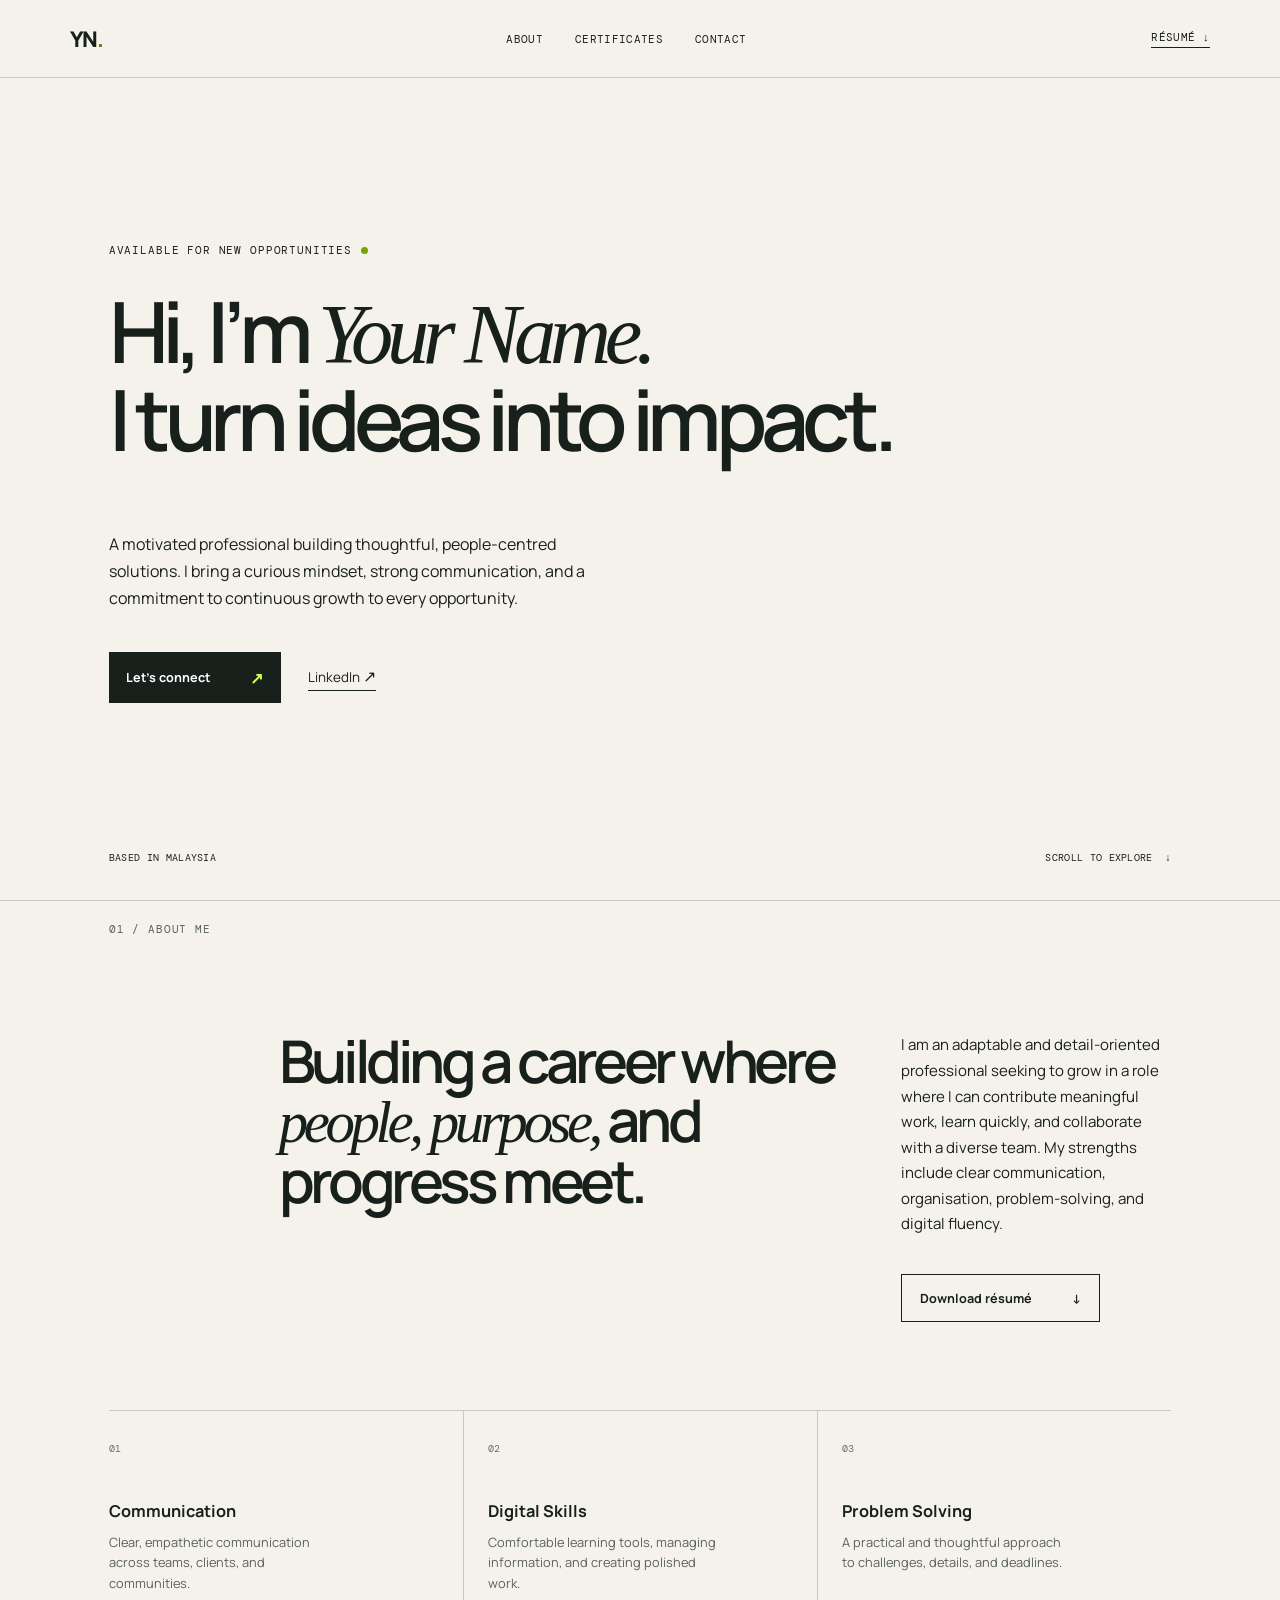
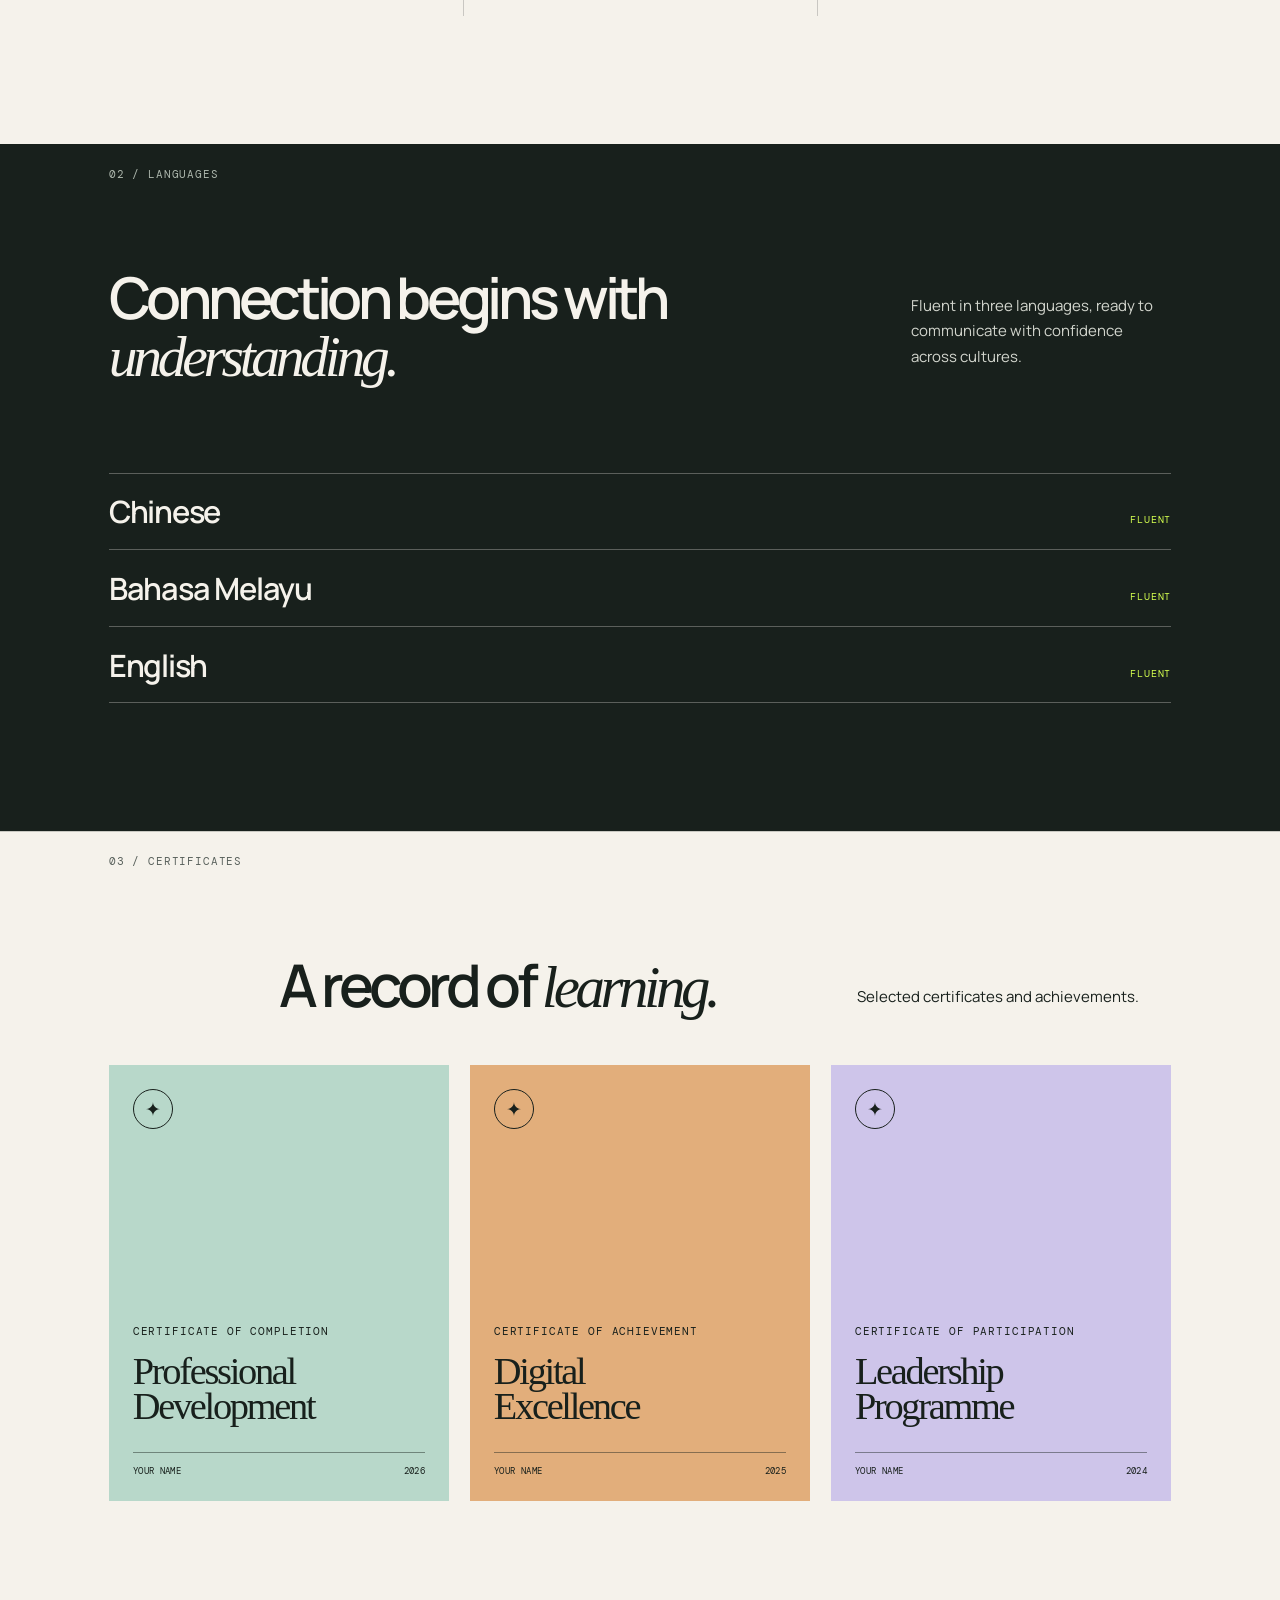
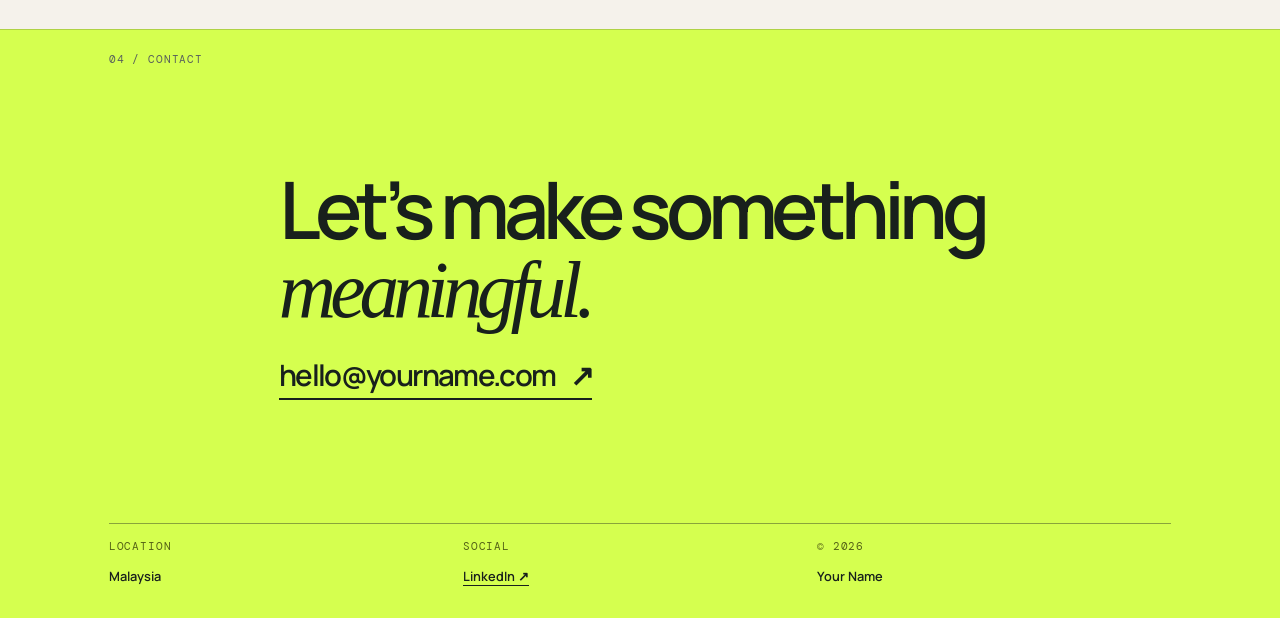
<file: backup-old-design/index.html>
<!DOCTYPE html>
<html lang="en">
  <head>
    <meta charset="UTF-8" />
    <meta name="viewport" content="width=device-width, initial-scale=1.0" />
    <meta name="description" content="Personal portfolio for Your Name, a multilingual professional." />
    <title>Your Name | Portfolio</title>
    <link rel="preconnect" href="https://fonts.googleapis.com" />
    <link rel="preconnect" href="https://fonts.gstatic.com" crossorigin />
    <link href="https://fonts.googleapis.com/css2?family=DM+Mono:wght@400;500&family=Manrope:wght@400;500;600;700;800&display=swap" rel="stylesheet" />
    <link rel="stylesheet" href="style.css" />
  </head>
  <body>
    <header class="site-header">
      <a class="brand" href="#home" aria-label="Go to home">YN<span>.</span></a>
      <nav aria-label="Main navigation">
        <a href="#about">About</a>
        <a href="#certificates">Certificates</a>
        <a href="#contact">Contact</a>
      </nav>
      <a class="header-resume" href="../Tek%20Jun%20Hong%20-%20Resume.pdf" download>Résumé ↓</a>
    </header>
    <main>
      <section class="hero" id="home">
        <p class="eyebrow">Available for new opportunities <span></span></p>
        <h1>Hi, I’m <em>Your Name.</em><br />I turn ideas into impact.</h1>
        <p class="hero-copy">A motivated professional building thoughtful, people-centred solutions. I bring a curious mindset, strong communication, and a commitment to continuous growth to every opportunity.</p>
        <div class="hero-actions">
          <a class="button button-primary" href="#contact">Let’s connect <span>↗</span></a>
          <a class="text-link" href="https://www.linkedin.com" target="_blank" rel="noreferrer">LinkedIn <span>↗</span></a>
        </div>
        <div class="hero-footer"><p>Based in Malaysia</p><p>Scroll to explore <span>↓</span></p></div>
      </section>
      <section class="about section" id="about">
        <div class="section-label">01 / ABOUT ME</div>
        <div class="about-content">
          <h2>Building a career where <em>people, purpose,</em> and progress meet.</h2>
          <div class="about-details"><p>I am an adaptable and detail-oriented professional seeking to grow in a role where I can contribute meaningful work, learn quickly, and collaborate with a diverse team. My strengths include clear communication, organisation, problem-solving, and digital fluency.</p><a class="button button-outline" href="../Tek%20Jun%20Hong%20-%20Resume.pdf" download>Download résumé <span>↓</span></a></div>
        </div>
        <div class="skills-grid">
          <article><span>01</span><h3>Communication</h3><p>Clear, empathetic communication across teams, clients, and communities.</p></article>
          <article><span>02</span><h3>Digital Skills</h3><p>Comfortable learning tools, managing information, and creating polished work.</p></article>
          <article><span>03</span><h3>Problem Solving</h3><p>A practical and thoughtful approach to challenges, details, and deadlines.</p></article>
        </div>
      </section>
      <section class="languages section"><div class="section-label">02 / LANGUAGES</div><div class="language-heading"><h2>Connection begins with <em>understanding.</em></h2><p>Fluent in three languages, ready to communicate with confidence across cultures.</p></div><div class="language-list"><div><span>Chinese</span><small>Fluent</small></div><div><span>Bahasa Melayu</span><small>Fluent</small></div><div><span>English</span><small>Fluent</small></div></div></section>
      <section class="certificates section" id="certificates"><div class="section-label">03 / CERTIFICATES</div><div class="certificates-header"><h2>A record of <em>learning.</em></h2><p>Selected certificates and achievements.</p></div><div class="certificate-grid"><article class="certificate-card card-one"><div class="certificate-mark">✦</div><p class="certificate-type">CERTIFICATE OF COMPLETION</p><h3>Professional<br />Development</h3><div class="certificate-meta"><span>Your Name</span><span>2026</span></div></article><article class="certificate-card card-two"><div class="certificate-mark">✦</div><p class="certificate-type">CERTIFICATE OF ACHIEVEMENT</p><h3>Digital<br />Excellence</h3><div class="certificate-meta"><span>Your Name</span><span>2025</span></div></article><article class="certificate-card card-three"><div class="certificate-mark">✦</div><p class="certificate-type">CERTIFICATE OF PARTICIPATION</p><h3>Leadership<br />Programme</h3><div class="certificate-meta"><span>Your Name</span><span>2024</span></div></article></div></section>
      <section class="contact section" id="contact"><div class="section-label">04 / CONTACT</div><h2>Let’s make something <em>meaningful.</em></h2><a class="email-link" href="mailto:hello@yourname.com">hello@yourname.com <span>↗</span></a><div class="contact-footer"><div><p>Location</p><span>Malaysia</span></div><div><p>Social</p><a href="https://www.linkedin.com" target="_blank" rel="noreferrer">LinkedIn ↗</a></div><div><p>© 2026</p><span>Your Name</span></div></div></section>
    </main>
  </body>
</html>
</file>
<file: backup-old-design/style.css>
:root { --ink: #18201c; --paper: #f5f2eb; --soft: #e7e3d9; --accent: #d5ff4f; --line: rgba(24, 32, 28, 0.2); --display: "Manrope", Arial, sans-serif; --mono: "DM Mono", monospace; }
* { box-sizing: border-box; } html { scroll-behavior: smooth; } body { margin: 0; background: var(--paper); color: var(--ink); font-family: var(--display); } a { color: inherit; text-decoration: none; }
.site-header { align-items: center; border-bottom: 1px solid var(--line); display: flex; height: 78px; justify-content: space-between; padding: 0 5.5vw; }.brand { font-size: 1.35rem; font-weight: 800; letter-spacing: -0.09em; }.brand span { color: #5b8500; } nav { display: flex; gap: 2rem; }nav a, .header-resume { font-family: var(--mono); font-size: 0.7rem; letter-spacing: 0.03em; text-transform: uppercase; }nav a:hover, .text-link:hover, .email-link:hover { color: #5b8500; }.header-resume { border-bottom: 1px solid var(--ink); padding-bottom: 3px; }
.section, .hero { padding-left: 8.5vw; padding-right: 8.5vw; }.hero { min-height: calc(100vh - 78px); padding-bottom: 4.25rem; padding-top: clamp(5.5rem, 13vw, 10.5rem); position: relative; }.eyebrow, .section-label, .certificate-type, .contact-footer p { font-family: var(--mono); font-size: 0.66rem; letter-spacing: 0.08em; text-transform: uppercase; }.eyebrow { align-items: center; display: flex; gap: .55rem; margin: 0 0 2rem; }.eyebrow span { background: #75a700; border-radius: 50%; height: 7px; width: 7px; }h1, h2, h3, p { margin-top: 0; }h1, h2 { font-size: clamp(2.75rem, 6.6vw, 6.2rem); font-weight: 600; letter-spacing: -0.075em; line-height: .99; }em { font-family: Georgia, serif; font-weight: 400; }.hero h1 { max-width: 960px; }.hero-copy { font-size: 1rem; line-height: 1.7; margin: 2.5rem 0; max-width: 500px; }.hero-actions { align-items: center; display: flex; gap: 1.7rem; }.button { align-items: center; display: inline-flex; font-size: .79rem; font-weight: 700; gap: 2.5rem; padding: .9rem 1.1rem; transition: transform .2s ease, background .2s ease; }.button:hover { transform: translateY(-3px); }.button-primary { background: var(--ink); color: white; }.button-primary span { color: var(--accent); font-size: 1rem; }.button-outline { border: 1px solid var(--ink); }.text-link { border-bottom: 1px solid var(--ink); font-size: .84rem; padding-bottom: 3px; }.text-link span { font-size: 1rem; }.hero-footer { bottom: 2.25rem; display: flex; font-family: var(--mono); font-size: .65rem; justify-content: space-between; left: 8.5vw; letter-spacing: .03em; position: absolute; right: 8.5vw; text-transform: uppercase; }.hero-footer p { margin: 0; }.hero-footer span { margin-left: .35rem; }
.section { border-top: 1px solid var(--line); padding-bottom: 8rem; padding-top: 1.4rem; }.section-label { color: #59615c; }.about-content { display: grid; gap: 4rem; grid-template-columns: 1.45fr .7fr; margin: 6rem 0 5.5rem 16%; }.about h2 { font-size: clamp(2.25rem, 4.6vw, 4.75rem); }.about-details { align-self: end; }.about-details p, .language-heading p, .certificates-header p { font-size: .94rem; line-height: 1.7; }.about-details .button { margin-top: 1.4rem; }.skills-grid { border-top: 1px solid var(--line); display: grid; grid-template-columns: repeat(3, 1fr); }.skills-grid article { min-height: 205px; padding: 1.5rem 1.5rem 0 0; }.skills-grid article + article { border-left: 1px solid var(--line); padding-left: 1.5rem; }.skills-grid span { color: #687069; font-family: var(--mono); font-size: .65rem; }.skills-grid h3 { font-size: 1.02rem; margin: 2.7rem 0 .6rem; }.skills-grid p { color: #59615c; font-size: .8rem; line-height: 1.6; max-width: 230px; }
.languages { background: var(--ink); color: var(--paper); }.languages .section-label { color: #acb6ac; }.language-heading { display: flex; gap: 3rem; justify-content: space-between; margin: 5.5rem 0; }.language-heading h2 { font-size: clamp(2.25rem, 4.5vw, 4.6rem); margin: 0; max-width: 680px; }.language-heading p { align-self: end; color: #d2d5cd; max-width: 260px; }.language-list { border-top: 1px solid rgba(245,242,235,.3); }.language-list div { align-items: baseline; border-bottom: 1px solid rgba(245,242,235,.3); display: flex; justify-content: space-between; padding: 1.05rem 0; }.language-list span { font-size: clamp(1.3rem, 2.4vw, 2rem); font-weight: 600; letter-spacing: -.04em; }.language-list small { color: var(--accent); font-family: var(--mono); font-size: .63rem; letter-spacing: .08em; text-transform: uppercase; }
.certificates-header { align-items: end; display: flex; justify-content: space-between; margin: 5.5rem 0 3rem 16%; }.certificates h2 { font-size: clamp(2.25rem, 4.6vw, 4.75rem); margin: 0; }.certificates-header p { margin: 0 2rem .5rem; }.certificate-grid { display: grid; gap: 1.3rem; grid-template-columns: repeat(3, 1fr); }.certificate-card { aspect-ratio: .78; display: flex; flex-direction: column; padding: 1.5rem; transition: transform .25s ease; }.certificate-card:hover { transform: translateY(-8px) rotate(-1deg); }.card-one { background: #b8d8ca; }.card-two { background: #e2ae7b; }.card-three { background: #cec5ea; }.certificate-mark { border: 1px solid var(--ink); border-radius: 50%; display: grid; font-size: 1.2rem; height: 40px; place-items: center; width: 40px; }.certificate-type { margin: auto 0 1rem; }.certificate-card h3 { font-family: Georgia, serif; font-size: clamp(1.8rem, 3vw, 3.3rem); font-weight: 400; letter-spacing: -.06em; line-height: .93; margin-bottom: 1.7rem; }.certificate-meta { border-top: 1px solid rgba(24,32,28,.45); display: flex; font-family: var(--mono); font-size: .59rem; justify-content: space-between; letter-spacing: .04em; padding-top: .75rem; text-transform: uppercase; }
.contact { background: var(--accent); padding-bottom: 2rem; }.contact h2 { font-size: clamp(2.8rem, 6.2vw, 6rem); margin: 6.5rem 0 1.6rem 16%; }.email-link { border-bottom: 2px solid var(--ink); font-size: clamp(1.2rem, 2.3vw, 2rem); font-weight: 600; letter-spacing: -.055em; margin-left: 16%; padding-bottom: .15rem; }.email-link span { margin-left: .6rem; }.contact-footer { border-top: 1px solid rgba(24,32,28,.4); display: grid; grid-template-columns: repeat(3, 1fr); margin-top: 8rem; padding-top: 1rem; }.contact-footer p { color: #546216; margin-bottom: .65rem; }.contact-footer span, .contact-footer a { font-size: .8rem; font-weight: 600; }.contact-footer a { border-bottom: 1px solid var(--ink); }
@media (max-width: 720px) { .site-header { padding: 0 6vw; } nav { display: none; }.section, .hero { padding-left: 6vw; padding-right: 6vw; }.hero { min-height: 650px; padding-top: 6rem; }.hero-footer { left: 6vw; right: 6vw; }.about-content, .certificates-header { display: block; margin-left: 0; }.about-content { margin-top: 4rem; }.about-details { margin-top: 2rem; }.skills-grid { grid-template-columns: 1fr; }.skills-grid article { min-height: auto; padding: 1.5rem 0; }.skills-grid article + article { border-left: 0; border-top: 1px solid var(--line); padding-left: 0; }.skills-grid h3 { margin-top: 1.5rem; }.language-heading { display: block; margin: 4rem 0; }.language-heading p { margin-top: 2rem; }.certificates-header { margin-top: 4rem; }.certificates-header p { margin: 1.5rem 0; }.certificate-grid { grid-template-columns: 1fr; }.certificate-card { aspect-ratio: 1.15; }.contact h2, .email-link { margin-left: 0; }.contact h2 { margin-top: 4rem; }.contact-footer { gap: 1.5rem; grid-template-columns: 1fr; margin-top: 5rem; } }
</file>
